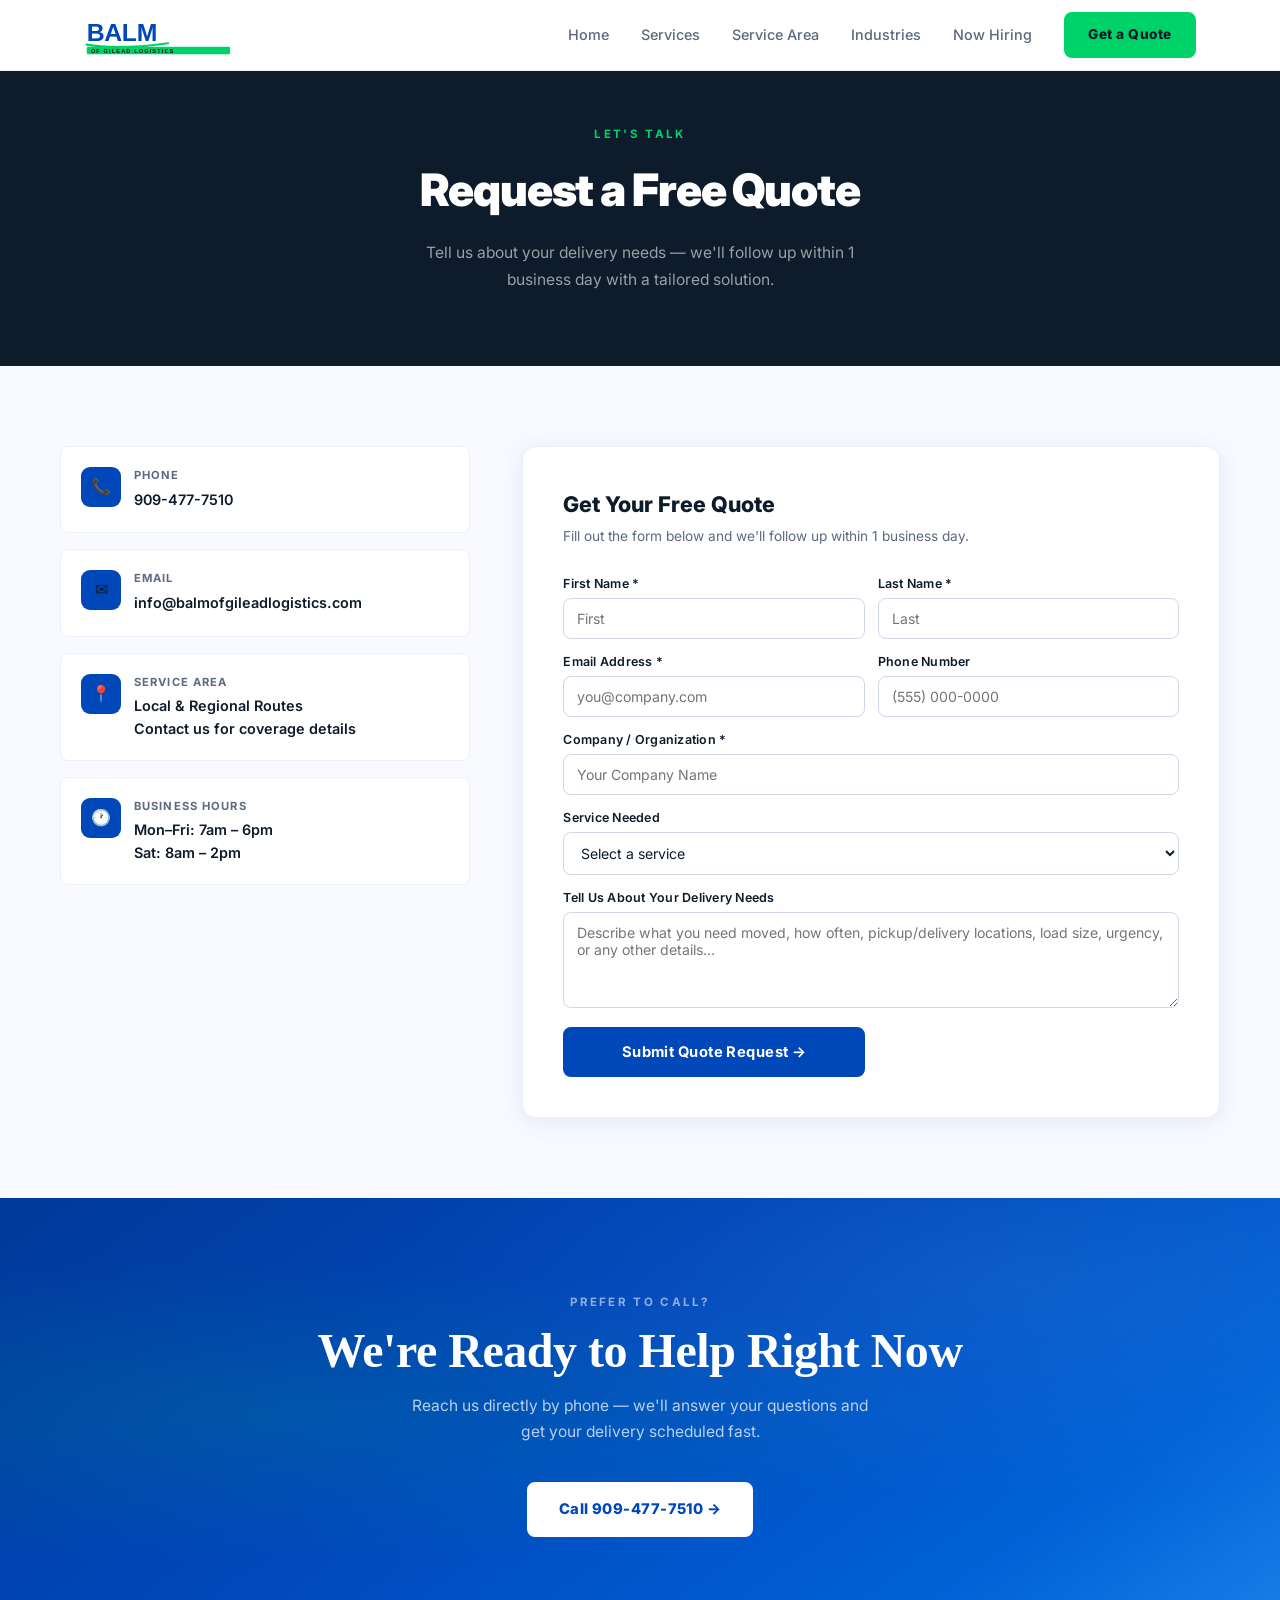
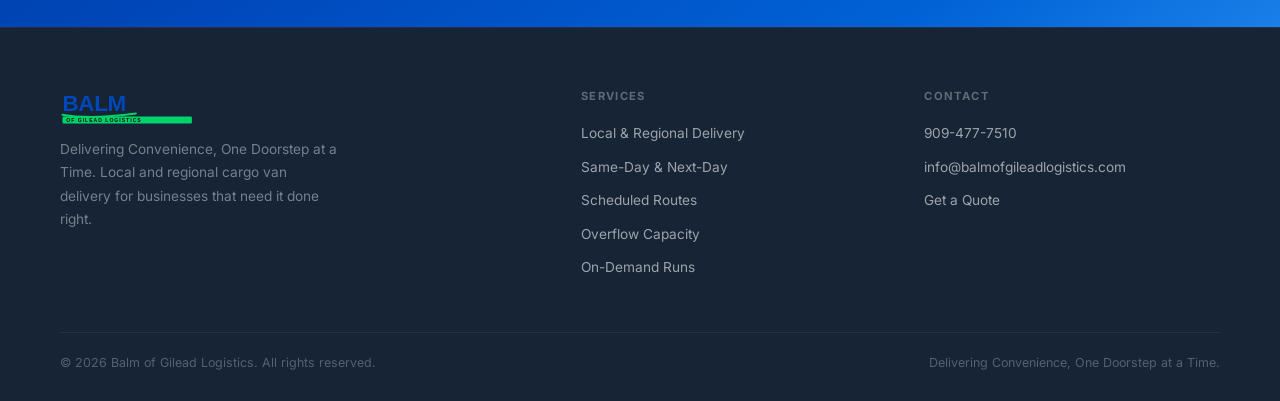
<file: contact.html>
<!DOCTYPE html>
<html lang="en">
<head>
  <meta charset="UTF-8" />
  <meta name="viewport" content="width=device-width, initial-scale=1.0" />
  <title>Get a Quote &mdash; Balm of Gilead Logistics | Cargo Van Delivery</title>
  <meta name="description" content="Request a free quote for cargo van delivery from Balm of Gilead Logistics. Serving Michigan and surrounding states with same-day, next-day, and scheduled routes." />

  <!-- Open Graph / Social Sharing -->
  <meta property="og:type"        content="website" />
  <meta property="og:url"         content="https://balmofgileadlogistics.com/contact.html" />
  <meta property="og:title"       content="Get a Quote &mdash; Balm of Gilead Logistics" />
  <meta property="og:description" content="Request a free cargo van delivery quote. Michigan&rsquo;s trusted freight specialists serving businesses across the Midwest." />
  <meta property="og:image"       content="https://logistics-company-tinashe-chapondas-projects.vercel.app/images/og-image.png" />
  <meta property="og:image:width"  content="1200" />
  <meta property="og:image:height" content="630" />
  <meta property="og:site_name"   content="Balm of Gilead Logistics" />

  <!-- Twitter / X Card -->
  <meta name="twitter:card"        content="summary_large_image" />
  <meta name="twitter:title"       content="Get a Quote &mdash; Balm of Gilead Logistics" />
  <meta name="twitter:description" content="Request a free cargo van delivery quote. Michigan&rsquo;s trusted freight specialists." />
  <meta name="twitter:image"       content="https://logistics-company-tinashe-chapondas-projects.vercel.app/images/og-image.png" />
  <link rel="preconnect" href="https://fonts.googleapis.com" />
  <link rel="preconnect" href="https://fonts.gstatic.com" crossorigin />
  <link href="https://fonts.googleapis.com/css2?family=Inter:wght@400;500;600;700;800;900&display=swap" rel="stylesheet" />
  <link rel="stylesheet" href="styles/main.css" />
</head>
<body>

  <!-- NAV -->
  <nav class="nav" id="mainNav">
    <div class="nav-inner">
      <a href="index.html" class="nav-logo">
        <img src="images/logo.svg" alt="Balm of Gilead Logistics" />
      </a>
      <ul class="nav-links" id="navLinks">
        <li><a href="index.html">Home</a></li>
        <li><a href="index.html#services">Services</a></li>
        <li><a href="index.html#service-area">Service Area</a></li>
        <li><a href="index.html#industries">Industries</a></li>
        <li><a href="subcontractors.html">Now Hiring</a></li>
        <li><a href="contact.html" class="btn btn--green nav-cta active">Get a Quote</a></li>
      </ul>
      <button class="nav-hamburger" id="hamburger" aria-label="Open navigation menu" aria-expanded="false">
        <span></span>
        <span></span>
        <span></span>
      </button>
    </div>
  </nav>

  <!-- PAGE HERO -->
  <section class="page-hero">
    <span class="section-label">Let's Talk</span>
    <h1>Request a Free Quote</h1>
    <p>Tell us about your delivery needs — we'll follow up within 1 business day
       with a tailored solution.</p>
  </section>

  <!-- CONTACT SECTION -->
  <section class="section-contact">
    <div class="contact-layout">

      <!-- Contact Info Cards -->
      <div class="contact-cards reveal">
        <div class="contact-card">
          <div class="contact-card-icon">&#128222;</div>
          <div class="contact-card-body">
            <h4>Phone</h4>
            <a href="tel:9094777510">909-477-7510</a>
          </div>
        </div>
        <div class="contact-card">
          <div class="contact-card-icon">&#9993;</div>
          <div class="contact-card-body">
            <h4>Email</h4>
            <a href="mailto:info@balmofgileadlogistics.com">info@balmofgileadlogistics.com</a>
          </div>
        </div>
        <div class="contact-card">
          <div class="contact-card-icon">&#128205;</div>
          <div class="contact-card-body">
            <h4>Service Area</h4>
            <p>Local &amp; Regional Routes<br />Contact us for coverage details</p>
          </div>
        </div>
        <div class="contact-card">
          <div class="contact-card-icon">&#128336;</div>
          <div class="contact-card-body">
            <h4>Business Hours</h4>
            <p>Mon&ndash;Fri: 7am &ndash; 6pm<br />Sat: 8am &ndash; 2pm</p>
          </div>
        </div>
      </div>

      <!-- Quote Form -->
      <div class="quote-form-wrap reveal reveal-delay-1">
        <h2>Get Your Free Quote</h2>
        <p>Fill out the form below and we'll follow up within 1 business day.</p>

        <p id="form-success" class="form-success" role="status">
          Thanks! Your inquiry was received. We'll be in touch within 1 business day.
        </p>
        <p id="form-error" class="form-error" role="alert">
          Something went wrong. Please email us directly at
          <a href="mailto:info@balmofgileadlogistics.com">info@balmofgileadlogistics.com</a>.
        </p>

        <form class="form-grid" id="quoteForm"
              action="https://formspree.io/f/xeevoaev"
              method="POST">
          <input type="hidden" name="_subject" value="New Quote Request &mdash; Balm of Gilead Logistics" />

          <div class="form-group">
            <label for="firstName">First Name *</label>
            <input type="text" id="firstName" name="firstName" placeholder="First" required />
          </div>
          <div class="form-group">
            <label for="lastName">Last Name *</label>
            <input type="text" id="lastName" name="lastName" placeholder="Last" required />
          </div>
          <div class="form-group">
            <label for="email">Email Address *</label>
            <input type="email" id="email" name="email" placeholder="you@company.com" required />
          </div>
          <div class="form-group">
            <label for="phone">Phone Number</label>
            <input type="tel" id="phone" name="phone" placeholder="(555) 000-0000" />
          </div>
          <div class="form-group full">
            <label for="company">Company / Organization *</label>
            <input type="text" id="company" name="company" placeholder="Your Company Name" required />
          </div>
          <div class="form-group full">
            <label for="service">Service Needed</label>
            <select id="service" name="service">
              <option value="">Select a service</option>
              <option>Local &amp; Regional Delivery</option>
              <option>Same-Day Delivery</option>
              <option>Next-Day Delivery</option>
              <option>Scheduled Recurring Routes</option>
              <option>Overflow &amp; Peak-Season Capacity</option>
              <option>On-Demand Runs</option>
              <option>Backup &amp; Supplemental Fleet Coverage</option>
              <option>Not sure &mdash; let's talk</option>
            </select>
          </div>
          <div class="form-group full">
            <label for="message">Tell Us About Your Delivery Needs</label>
            <textarea id="message" name="message"
              placeholder="Describe what you need moved, how often, pickup/delivery locations, load size, urgency, or any other details&hellip;"></textarea>
          </div>
          <button type="submit" class="btn btn--primary form-submit full">
            Submit Quote Request &rarr;
          </button>
        </form>
      </div>

    </div>
  </section>

  <!-- CTA -->
  <section class="section-cta">
    <div class="reveal">
      <span class="section-label">Prefer to Call?</span>
      <h2>We're Ready to Help Right Now</h2>
      <p>Reach us directly by phone — we'll answer your questions and get your
         delivery scheduled fast.</p>
      <a href="tel:9094777510" class="btn btn--white">Call 909-477-7510 &rarr;</a>
    </div>
  </section>

  <!-- FOOTER -->
  <footer>
    <div class="footer-inner">
      <div class="footer-top">
        <div class="footer-brand">
          <img src="images/logo.svg" alt="Balm of Gilead Logistics" style="height:36px;width:auto;" />
          <p>Delivering Convenience, One Doorstep at a Time. Local and regional cargo van
             delivery for businesses that need it done right.</p>
        </div>
        <div class="footer-col">
          <h4>Services</h4>
          <ul>
            <li><a href="index.html#services">Local &amp; Regional Delivery</a></li>
            <li><a href="index.html#services">Same-Day &amp; Next-Day</a></li>
            <li><a href="index.html#services">Scheduled Routes</a></li>
            <li><a href="index.html#services">Overflow Capacity</a></li>
            <li><a href="index.html#services">On-Demand Runs</a></li>
          </ul>
        </div>
        <div class="footer-col">
          <h4>Contact</h4>
          <ul>
            <li><a href="tel:9094777510">909-477-7510</a></li>
            <li><a href="mailto:info@balmofgileadlogistics.com">info@balmofgileadlogistics.com</a></li>
            <li><a href="contact.html">Get a Quote</a></li>
          </ul>
        </div>
      </div>
      <div class="footer-bottom">
        <p class="footer-copy">&copy; 2026 Balm of Gilead Logistics. All rights reserved.</p>
        <p class="footer-copy">Delivering Convenience, One Doorstep at a Time.</p>
      </div>
    </div>
  </footer>

  <script src="scripts/site.js" defer></script>
</body>
</html>
</file>
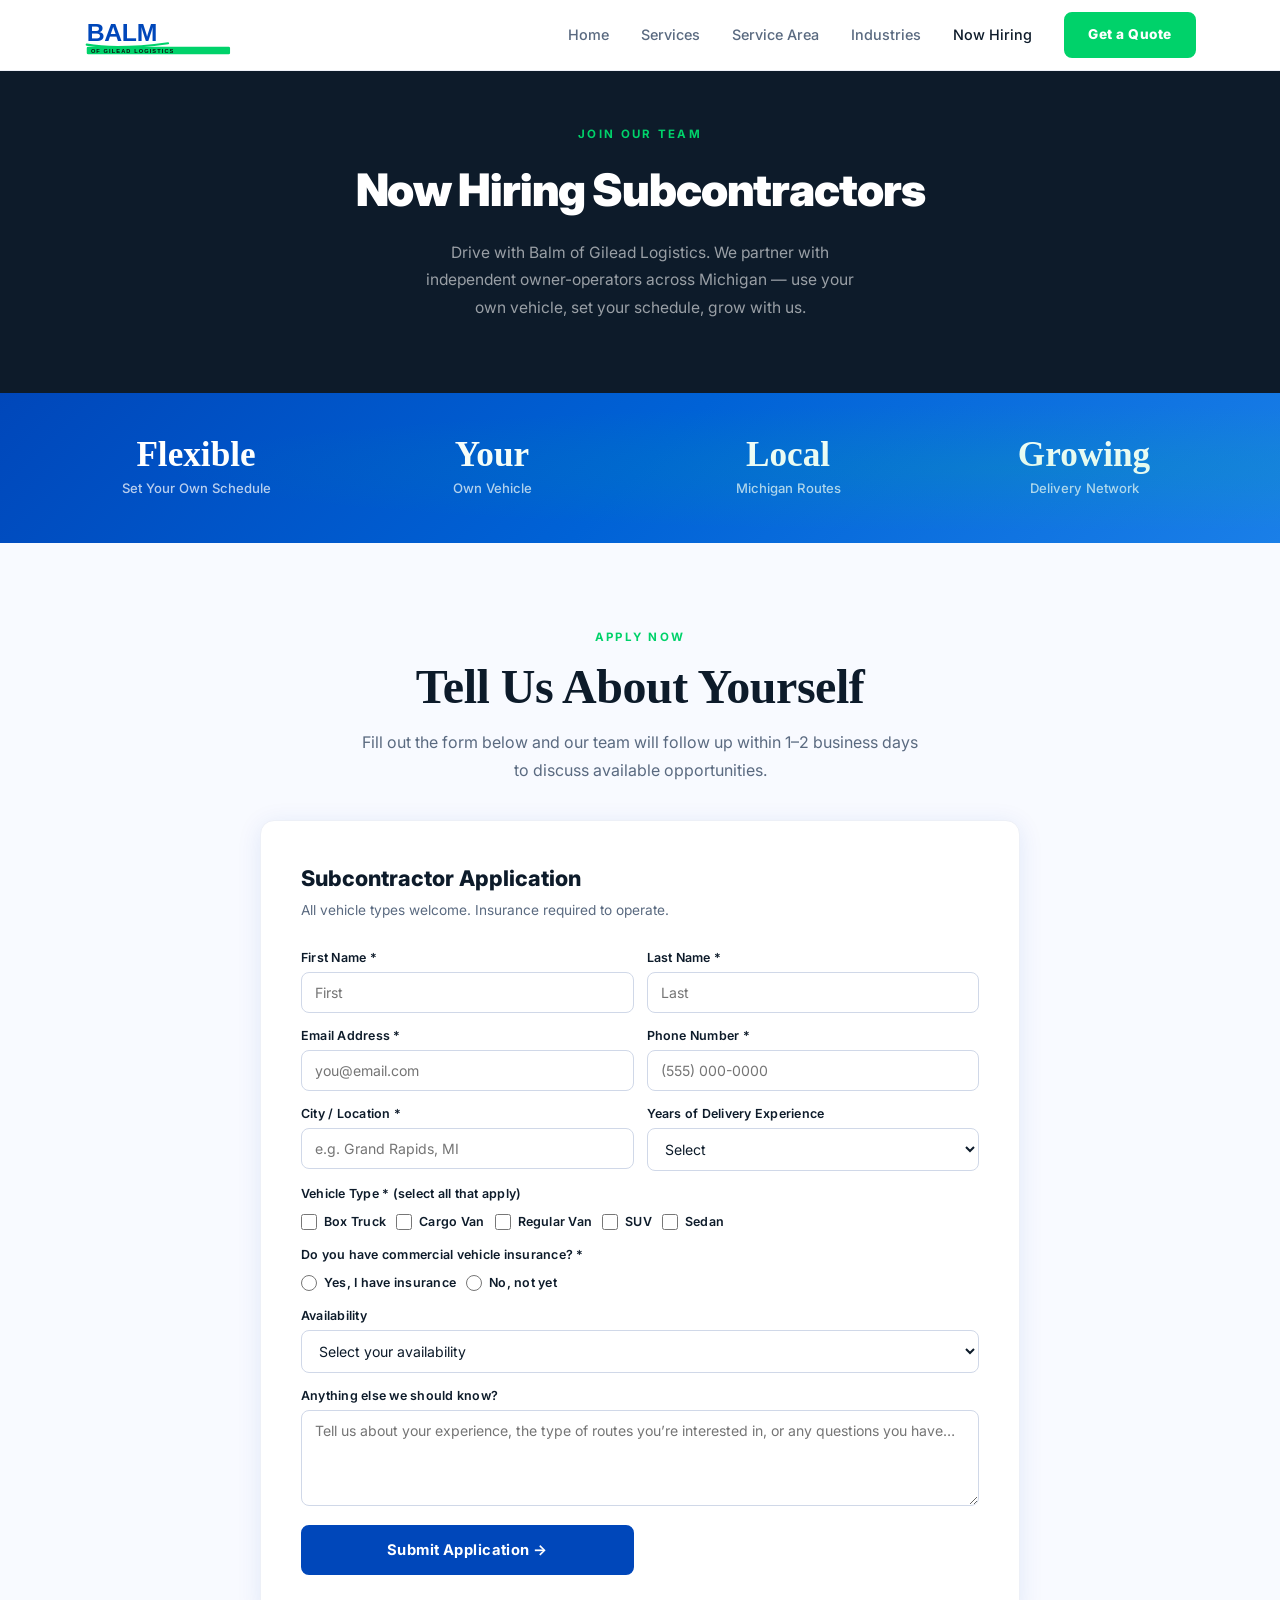
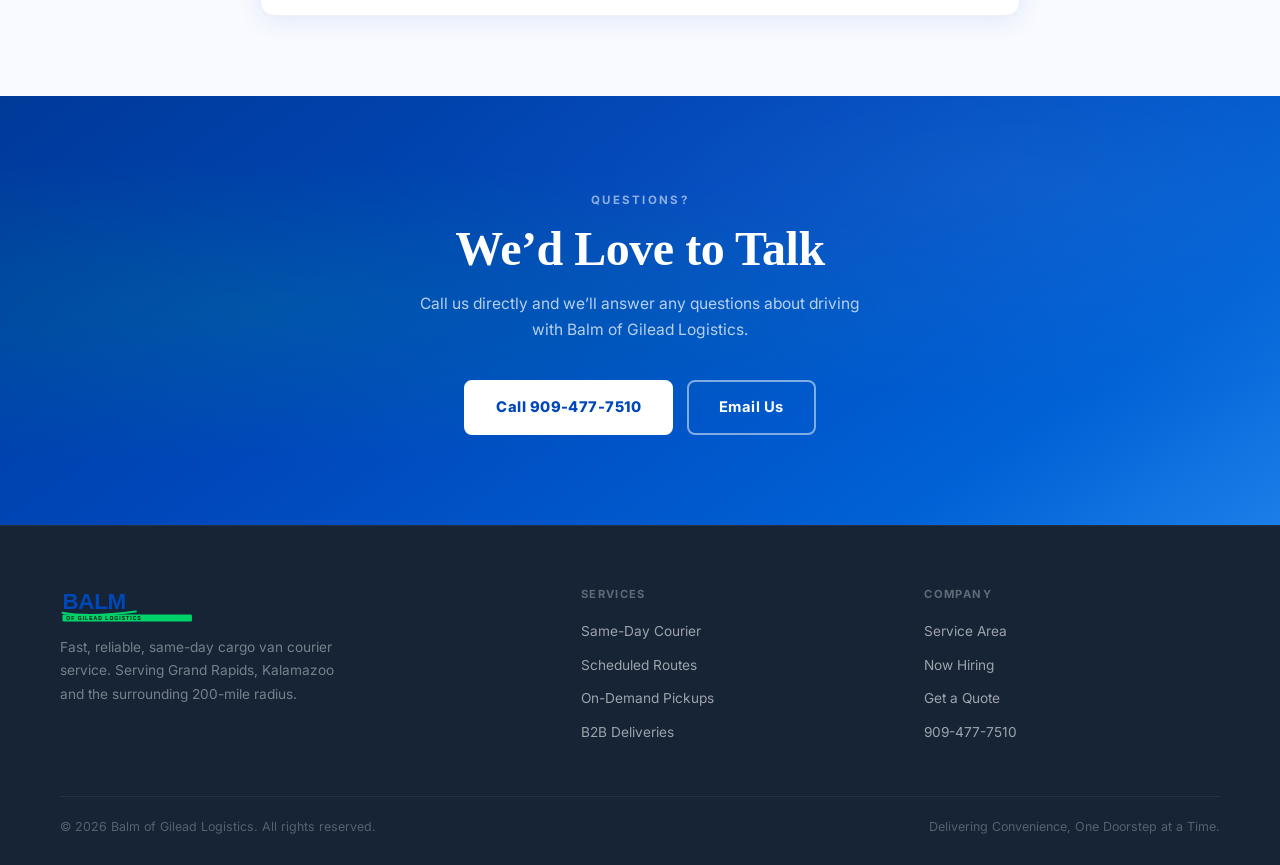
<file: subcontractors.html>
<!DOCTYPE html>
<html lang="en">
<head>
  <meta charset="UTF-8" />
  <meta name="viewport" content="width=device-width, initial-scale=1.0" />
  <title>Now Hiring Subcontractors &mdash; Balm of Gilead Logistics</title>
  <meta name="description" content="Drive for Balm of Gilead Logistics. We're hiring independent subcontractor drivers with cargo vans, box trucks, SUVs, and sedans across Michigan." />
  <link rel="preconnect" href="https://fonts.googleapis.com" />
  <link rel="preconnect" href="https://fonts.gstatic.com" crossorigin />
  <link href="https://fonts.googleapis.com/css2?family=Inter:wght@400;500;600;700;800;900&display=swap" rel="stylesheet" />
  <link rel="stylesheet" href="styles/main.css" />
</head>
<body>

  <!-- NAV -->
  <nav class="nav" id="mainNav">
    <div class="nav-inner">
      <a href="index.html" class="nav-logo">
        <img src="images/logo.svg" alt="Balm of Gilead Logistics" />
      </a>
      <ul class="nav-links" id="navLinks">
        <li><a href="index.html">Home</a></li>
        <li><a href="index.html#services">Services</a></li>
        <li><a href="index.html#service-area">Service Area</a></li>
        <li><a href="index.html#industries">Industries</a></li>
        <li><a href="subcontractors.html" class="active">Now Hiring</a></li>
        <li><a href="contact.html" class="btn btn--green nav-cta">Get a Quote</a></li>
      </ul>
      <button class="nav-hamburger" id="hamburger" aria-label="Open navigation menu" aria-expanded="false">
        <span></span><span></span><span></span>
      </button>
    </div>
  </nav>

  <!-- PAGE HERO -->
  <section class="page-hero">
    <span class="section-label">Join Our Team</span>
    <h1>Now Hiring Subcontractors</h1>
    <p>Drive with Balm of Gilead Logistics. We partner with independent owner-operators across Michigan &mdash; use your own vehicle, set your schedule, grow with us.</p>
  </section>

  <!-- PERKS STRIP -->
  <div class="stats-strip">
    <div class="stats-grid">
      <div class="stat-item">
        <div class="stat-number">Flexible</div>
        <div class="stat-label">Set Your Own Schedule</div>
      </div>
      <div class="stat-item">
        <div class="stat-number">Your</div>
        <div class="stat-label">Own Vehicle</div>
      </div>
      <div class="stat-item">
        <div class="stat-number">Local</div>
        <div class="stat-label">Michigan Routes</div>
      </div>
      <div class="stat-item">
        <div class="stat-number">Growing</div>
        <div class="stat-label">Delivery Network</div>
      </div>
    </div>
  </div>

  <!-- APPLICATION FORM -->
  <section class="sub-form-section">
    <div class="sub-form-inner">

      <!-- What we're looking for -->
      <div class="section-header reveal" style="margin-bottom:36px;">
        <span class="section-label">Apply Now</span>
        <h2>Tell Us About Yourself</h2>
        <p>Fill out the form below and our team will follow up within 1&ndash;2 business days to discuss available opportunities.</p>
      </div>

      <div class="quote-form-wrap reveal">
        <h2>Subcontractor Application</h2>
        <p>All vehicle types welcome. Insurance required to operate.</p>

        <p id="sub-success" class="form-success" role="status">
          Thanks for applying! We&rsquo;ll be in touch within 1&ndash;2 business days.
        </p>
        <p id="sub-error" class="form-error" role="alert">
          Something went wrong. Please call us at <a href="tel:9094777510">909-477-7510</a> or email info@balmofgileadlogistics.com.
        </p>

        <form id="subForm" class="form-grid" action="https://formspree.io/f/maqaneqj" method="POST">
          <input type="hidden" name="_subject" value="Subcontractor Application &mdash; Balm of Gilead Logistics" />

          <div class="form-group">
            <label for="firstName">First Name *</label>
            <input type="text" id="firstName" name="firstName" placeholder="First" required />
          </div>
          <div class="form-group">
            <label for="lastName">Last Name *</label>
            <input type="text" id="lastName" name="lastName" placeholder="Last" required />
          </div>
          <div class="form-group">
            <label for="email">Email Address *</label>
            <input type="email" id="email" name="email" placeholder="you@email.com" required />
          </div>
          <div class="form-group">
            <label for="phone">Phone Number *</label>
            <input type="tel" id="phone" name="phone" placeholder="(555) 000-0000" required />
          </div>
          <div class="form-group">
            <label for="city">City / Location *</label>
            <input type="text" id="city" name="city" placeholder="e.g. Grand Rapids, MI" required />
          </div>
          <div class="form-group">
            <label for="experience">Years of Delivery Experience</label>
            <select id="experience" name="experience">
              <option value="">Select</option>
              <option>Less than 1 year</option>
              <option>1&ndash;2 years</option>
              <option>3&ndash;5 years</option>
              <option>5+ years</option>
            </select>
          </div>

          <!-- Vehicle Type -->
          <div class="form-group full">
            <label>Vehicle Type * (select all that apply)</label>
            <div class="check-group">
              <label class="check-item">
                <input type="checkbox" name="vehicle[]" value="Box Truck" /> Box Truck
              </label>
              <label class="check-item">
                <input type="checkbox" name="vehicle[]" value="Cargo Van" /> Cargo Van
              </label>
              <label class="check-item">
                <input type="checkbox" name="vehicle[]" value="Regular Van" /> Regular Van
              </label>
              <label class="check-item">
                <input type="checkbox" name="vehicle[]" value="SUV" /> SUV
              </label>
              <label class="check-item">
                <input type="checkbox" name="vehicle[]" value="Sedan" /> Sedan
              </label>
            </div>
          </div>

          <!-- Insurance -->
          <div class="form-group full">
            <label>Do you have commercial vehicle insurance? *</label>
            <div class="check-group">
              <label class="check-item">
                <input type="radio" name="insurance" value="Yes" required /> Yes, I have insurance
              </label>
              <label class="check-item">
                <input type="radio" name="insurance" value="No" /> No, not yet
              </label>
            </div>
          </div>

          <div class="form-group full">
            <label for="availability">Availability</label>
            <select id="availability" name="availability">
              <option value="">Select your availability</option>
              <option>Weekdays only</option>
              <option>Weekends only</option>
              <option>Weekdays &amp; weekends</option>
              <option>Flexible / as needed</option>
            </select>
          </div>

          <div class="form-group full">
            <label for="notes">Anything else we should know?</label>
            <textarea id="notes" name="notes" placeholder="Tell us about your experience, the type of routes you&rsquo;re interested in, or any questions you have&hellip;"></textarea>
          </div>

          <button type="submit" class="btn btn--primary form-submit full">
            Submit Application &rarr;
          </button>
        </form>
      </div>
    </div>
  </section>

  <!-- CTA -->
  <section class="section-cta">
    <div class="reveal">
      <span class="section-label">Questions?</span>
      <h2>We&rsquo;d Love to Talk</h2>
      <p>Call us directly and we&rsquo;ll answer any questions about driving with Balm of Gilead Logistics.</p>
      <div class="cta-actions">
        <a href="tel:9094777510" class="btn btn--white">Call 909-477-7510</a>
        <a href="mailto:info@balmofgileadlogistics.com" class="btn btn--ghost-white">Email Us</a>
      </div>
    </div>
  </section>

  <!-- FOOTER -->
  <footer>
    <div class="footer-inner">
      <div class="footer-top">
        <div class="footer-brand">
          <img src="images/logo.svg" alt="Balm of Gilead Logistics" style="height:36px;width:auto;" />
          <p>Fast, reliable, same-day cargo van courier service. Serving Grand Rapids, Kalamazoo and the surrounding 200-mile radius.</p>
        </div>
        <div class="footer-col">
          <h4>Services</h4>
          <ul>
            <li><a href="index.html#services">Same-Day Courier</a></li>
            <li><a href="index.html#services">Scheduled Routes</a></li>
            <li><a href="index.html#services">On-Demand Pickups</a></li>
            <li><a href="index.html#services">B2B Deliveries</a></li>
          </ul>
        </div>
        <div class="footer-col">
          <h4>Company</h4>
          <ul>
            <li><a href="index.html#service-area">Service Area</a></li>
            <li><a href="subcontractors.html">Now Hiring</a></li>
            <li><a href="contact.html">Get a Quote</a></li>
            <li><a href="tel:9094777510">909-477-7510</a></li>
          </ul>
        </div>
      </div>
      <div class="footer-bottom">
        <p class="footer-copy">&copy; 2026 Balm of Gilead Logistics. All rights reserved.</p>
        <p class="footer-copy">Delivering Convenience, One Doorstep at a Time.</p>
      </div>
    </div>
  </footer>

  <script src="scripts/site.js" defer></script>
</body>
</html>
</file>
<file: styles/main.css>
/* =============================================
   VARIABLES & RESET
============================================= */
:root {
  --blue:        #0047BA;
  --blue-dark:   #003a99;
  --blue-light:  #EEF4FF;
  --blue-mid:    #C8DAF5;
  --green:       #00D26A;
  --green-dark:  #00b359;
  --navy:        #0D1B2A;
  --navy-2:      #162436;
  --white:       #ffffff;
  --off-white:   #F8FAFF;
  --gray-light:  #EDF0F7;
  --gray-mid:    #D0D8E8;
  --text:        #0D1B2A;
  --text-muted:  #5A6A80;
  --ff:          'Inter', sans-serif;
  --ff-display:  'Playfair Display', Georgia, serif;
  --radius:      8px;
  --radius-lg:   14px;
  --shadow-sm:   0 2px 10px rgba(0,71,186,0.07);
  --shadow:      0 4px 24px rgba(0,71,186,0.10);
  --shadow-lg:   0 8px 40px rgba(0,71,186,0.14);
  --transition:  0.22s ease;
}

*, *::before, *::after { box-sizing: border-box; margin: 0; padding: 0; }
html { scroll-behavior: smooth; font-size: 16px; }
body {
  font-family: var(--ff);
  background: var(--white);
  color: var(--text);
  overflow-x: hidden;
  line-height: 1.6;
}
img { max-width: 100%; display: block; }
a  { text-decoration: none; color: inherit; }

/* =============================================
   UTILITIES
============================================= */
.container { max-width: 1160px; margin: 0 auto; padding: 0 24px; }

.btn {
  display: inline-flex;
  align-items: center;
  gap: 8px;
  padding: 14px 30px;
  border-radius: var(--radius);
  font-family: var(--ff);
  font-weight: 700;
  font-size: 0.92rem;
  letter-spacing: 0.03em;
  cursor: pointer;
  border: 2px solid transparent;
  transition: transform var(--transition), box-shadow var(--transition), background var(--transition), border-color var(--transition);
  text-decoration: none;
  white-space: nowrap;
}
.btn:hover { transform: translateY(-2px); }

.btn--primary {
  background: var(--blue);
  color: var(--white);
  border-color: var(--blue);
}
.btn--primary:hover { background: var(--blue-dark); border-color: var(--blue-dark); box-shadow: 0 6px 20px rgba(0,71,186,0.28); }

.btn--green {
  background: var(--green);
  color: var(--navy);
  border-color: var(--green);
  font-weight: 800;
}
.btn--green:hover { background: var(--green-dark); border-color: var(--green-dark); box-shadow: 0 6px 20px rgba(0,210,106,0.28); }
.btn--green.nav-cta { color: var(--white); font-weight: 800; letter-spacing: 0.04em; }

.btn--outline {
  background: transparent;
  color: var(--blue);
  border-color: var(--blue);
}
.btn--outline:hover { background: var(--blue); color: var(--white); }

.btn--white {
  background: var(--white);
  color: var(--blue);
  border-color: var(--white);
  font-weight: 800;
}
.btn--white:hover { background: var(--off-white); box-shadow: 0 6px 20px rgba(0,0,0,0.15); }

.btn--ghost-white {
  background: transparent;
  color: var(--white);
  border-color: rgba(255,255,255,0.5);
}
.btn--ghost-white:hover { border-color: var(--white); background: rgba(255,255,255,0.08); }

.section-label {
  display: inline-block;
  font-family: var(--ff);
  font-size: 0.72rem;
  font-weight: 700;
  letter-spacing: 0.2em;
  text-transform: uppercase;
  color: var(--green);
  margin-bottom: 12px;
}

.section-label-light {
  display: inline-block;
  font-family: var(--ff);
  font-size: 0.72rem;
  font-weight: 700;
  letter-spacing: 0.2em;
  text-transform: uppercase;
  color: var(--green);
  margin-bottom: 12px;
}

.section-header { text-align: center; margin-bottom: 52px; }
.section-header h2 {
  font-family: var(--ff-display);
  font-size: clamp(2rem, 3.8vw, 3rem);
  font-weight: 800;
  color: var(--navy);
  line-height: 1.15;
  letter-spacing: -0.01em;
  margin-bottom: 14px;
}
.section-header p {
  font-size: 1rem;
  color: var(--text-muted);
  max-width: 560px;
  margin: 0 auto;
  line-height: 1.75;
}

/* Reveal animation */
.reveal {
  opacity: 0;
  transform: translateY(24px);
  transition: opacity 0.6s ease, transform 0.6s ease;
}
.reveal.visible { opacity: 1; transform: translateY(0); }
.reveal-delay-1 { transition-delay: 0.08s; }
.reveal-delay-2 { transition-delay: 0.16s; }
.reveal-delay-3 { transition-delay: 0.24s; }
.reveal-delay-4 { transition-delay: 0.32s; }
.reveal-delay-5 { transition-delay: 0.40s; }

/* =============================================
   NAV
============================================= */
.nav {
  position: fixed;
  top: 0; left: 0; right: 0;
  z-index: 1000;
  background: var(--white);
  border-bottom: 1px solid var(--gray-light);
  transition: box-shadow var(--transition);
}
.nav.scrolled { box-shadow: var(--shadow); }

.nav-inner {
  display: flex;
  align-items: center;
  justify-content: space-between;
  height: 70px;
  max-width: 1160px;
  margin: 0 auto;
  padding: 0 24px;
}
.nav-logo img { height: 40px; width: auto; }

.nav-links {
  display: flex;
  align-items: center;
  gap: 32px;
  list-style: none;
}
.nav-links a {
  color: var(--text-muted);
  font-size: 0.9rem;
  font-weight: 500;
  transition: color var(--transition);
}
.nav-links a:hover,
.nav-links a.active { color: var(--navy); }
.nav-links .nav-cta { padding: 10px 22px; font-size: 0.85rem; }

.nav-hamburger {
  display: none;
  flex-direction: column;
  gap: 5px;
  background: none;
  border: none;
  cursor: pointer;
  padding: 4px;
}
.nav-hamburger span {
  display: block;
  width: 24px;
  height: 2px;
  background: var(--navy);
  border-radius: 2px;
  transition: var(--transition);
}

/* =============================================
   HERO
============================================= */
.hero {
  background: linear-gradient(160deg, #ffffff 0%, #f0f6ff 50%, #e8f0fe 100%);
  padding: 110px 24px 80px;
  min-height: 88vh;
  display: flex;
  align-items: center;
  position: relative;
  overflow: hidden;
}
.hero::before {
  content: '';
  position: absolute;
  top: -10%;
  right: -5%;
  width: 60%;
  height: 120%;
  background:
    radial-gradient(ellipse at 80% 20%, rgba(0,71,186,0.08) 0%, transparent 55%),
    radial-gradient(ellipse at 95% 70%, rgba(0,210,106,0.06) 0%, transparent 45%);
  pointer-events: none;
}
.hero::after {
  content: '';
  position: absolute;
  bottom: 0; left: 0;
  width: 40%;
  height: 50%;
  background: radial-gradient(ellipse at 10% 90%, rgba(0,71,186,0.04) 0%, transparent 60%);
  pointer-events: none;
}

.hero-inner {
  position: relative;
  z-index: 1;
  max-width: 1160px;
  margin: 0 auto;
  width: 100%;
  display: grid;
  grid-template-columns: 1fr 1fr;
  gap: 56px;
  align-items: center;
}

.hero-eyebrow {
  display: inline-flex;
  align-items: center;
  gap: 9px;
  background: linear-gradient(135deg, #e8f0fe 0%, #ddeeff 100%);
  border: 1px solid var(--blue-mid);
  border-radius: 100px;
  padding: 6px 16px;
  margin-bottom: 24px;
  box-shadow: 0 2px 12px rgba(0,71,186,0.08);
}
.hero-eyebrow-dot {
  width: 7px; height: 7px;
  border-radius: 50%;
  background: var(--green);
  animation: pulse 2s infinite;
}
@keyframes pulse {
  0%, 100% { opacity: 1; transform: scale(1); }
  50%       { opacity: 0.5; transform: scale(0.82); }
}
.hero-eyebrow-text {
  font-size: 0.76rem;
  font-weight: 700;
  color: var(--blue);
  letter-spacing: 0.06em;
  text-transform: uppercase;
}

.hero h1 {
  font-family: var(--ff-display);
  font-size: clamp(2.6rem, 5vw, 4.2rem);
  font-weight: 900;
  color: var(--navy);
  line-height: 1.08;
  letter-spacing: -0.01em;
  margin-bottom: 20px;
}
.hero h1 em { color: var(--blue); font-style: italic; }

.hero-sub {
  font-size: 1.05rem;
  color: var(--text-muted);
  max-width: 480px;
  line-height: 1.75;
  margin-bottom: 32px;
}

.hero-buttons {
  display: flex;
  gap: 14px;
  flex-wrap: wrap;
  margin-bottom: 28px;
}

.hero-trust {
  display: flex;
  align-items: center;
  gap: 22px;
  flex-wrap: wrap;
}
.hero-trust-badge {
  display: flex;
  align-items: center;
  gap: 6px;
  font-size: 0.8rem;
  font-weight: 600;
  color: var(--text-muted);
}
.hero-trust-badge span { font-size: 0.95rem; }

@keyframes van-slide-in {
  0% {
    transform: translateX(120%);
    opacity: 0;
  }
  60% {
    opacity: 1;
  }
  80% {
    transform: translateX(-18px);
  }
  92% {
    transform: translateX(8px);
  }
  100% {
    transform: translateX(0);
    opacity: 1;
  }
}

@keyframes shadow-grow {
  0% { opacity: 0; transform: scaleX(0.1); }
  60% { opacity: 1; }
  100% { opacity: 1; transform: scaleX(1); }
}

.hero-van-wrap {
  position: relative;
  display: flex;
  align-items: flex-end;
  justify-content: center;
  overflow: hidden;
}
.hero-van-wrap::before {
  content: '';
  position: absolute;
  bottom: 0;
  left: 10%;
  width: 80%;
  height: 30px;
  background: radial-gradient(ellipse, rgba(0,71,186,0.18) 0%, transparent 70%);
  border-radius: 50%;
  filter: blur(10px);
  animation: shadow-grow 1s cubic-bezier(0.22, 1, 0.36, 1) 0.3s both;
}
.hero-van-img {
  width: 100%;
  height: auto;
  display: block;
  filter: drop-shadow(0 30px 50px rgba(0,0,0,0.25)) drop-shadow(0 8px 20px rgba(0,71,186,0.2));
  position: relative;
  z-index: 1;
  animation: van-slide-in 1s cubic-bezier(0.22, 1, 0.36, 1) 0.15s both;
}

/* =============================================
   STATS STRIP
============================================= */
.stats-strip {
  background: linear-gradient(135deg, #0047BA 0%, #0062D6 50%, #1a7fe8 100%);
  padding: 44px 24px;
  position: relative;
  overflow: hidden;
}
.stats-strip::before {
  content: '';
  position: absolute;
  inset: 0;
  background: radial-gradient(ellipse at 80% 50%, rgba(0,210,106,0.12) 0%, transparent 60%);
  pointer-events: none;
}
.stats-grid {
  max-width: 1160px;
  margin: 0 auto;
  display: grid;
  grid-template-columns: repeat(4, 1fr);
  gap: 24px;
  text-align: center;
}
.stat-number {
  font-family: var(--ff-display);
  font-size: 2.2rem;
  font-weight: 900;
  color: var(--white);
  line-height: 1;
  margin-bottom: 6px;
}
.stat-label {
  font-size: 0.82rem;
  color: rgba(255,255,255,0.72);
  font-weight: 500;
}

/* =============================================
   WHAT WE DELIVER
============================================= */
.section-deliver {
  padding: 90px 24px;
  background: var(--white);
}
.deliver-grid {
  max-width: 1160px;
  margin: 0 auto;
  display: grid;
  grid-template-columns: repeat(3, 1fr);
  gap: 22px;
}
.deliver-card {
  background: var(--off-white);
  border: 1.5px solid var(--gray-light);
  border-radius: var(--radius-lg);
  padding: 26px 22px;
  display: flex;
  align-items: flex-start;
  gap: 16px;
  transition: border-color var(--transition), box-shadow var(--transition), transform var(--transition);
}
.deliver-card:hover {
  border-color: var(--blue);
  box-shadow: var(--shadow);
  transform: translateY(-3px);
}
.deliver-card-icon { font-size: 1.6rem; min-width: 32px; margin-top: 2px; }
.deliver-card h3 {
  font-size: 0.95rem;
  font-weight: 700;
  color: var(--navy);
  margin-bottom: 4px;
}
.deliver-card p {
  font-size: 0.83rem;
  color: var(--text-muted);
  line-height: 1.6;
}

/* =============================================
   SERVICES / DELIVERY TYPES
============================================= */
.section-services {
  padding: 90px 24px;
  background: linear-gradient(160deg, #0D1B2A 0%, #162436 60%, #0f2035 100%);
  position: relative;
  overflow: hidden;
}
.section-services::before {
  content: '';
  position: absolute;
  inset: 0;
  background:
    radial-gradient(ellipse at 15% 30%, rgba(0,71,186,0.18) 0%, transparent 50%),
    radial-gradient(ellipse at 85% 70%, rgba(0,210,106,0.08) 0%, transparent 50%);
  pointer-events: none;
}
.section-services .section-header .section-label { color: var(--green); }
.section-services .section-header h2 { color: var(--white); }
.section-services .section-header p { color: rgba(255,255,255,0.55); }
.services-grid {
  max-width: 1160px;
  margin: 0 auto;
  display: grid;
  grid-template-columns: repeat(3, 1fr);
  gap: 22px;
}
.service-card {
  background: rgba(255,255,255,0.04);
  border: 1px solid rgba(255,255,255,0.09);
  border-radius: var(--radius-lg);
  padding: 30px 24px;
  transition: border-color var(--transition), background var(--transition), transform var(--transition);
}
.service-card:hover {
  border-color: var(--green);
  background: rgba(0,210,106,0.05);
  transform: translateY(-4px);
}
.service-icon {
  width: 48px; height: 48px;
  border-radius: 11px;
  background: rgba(0,210,106,0.12);
  display: flex;
  align-items: center;
  justify-content: center;
  margin-bottom: 16px;
  font-size: 1.3rem;
}
.service-card h3 {
  font-family: var(--ff-display);
  font-size: 1.1rem;
  font-weight: 700;
  color: var(--white);
  margin-bottom: 7px;
}
.service-card p {
  font-size: 0.855rem;
  color: rgba(255,255,255,0.5);
  line-height: 1.65;
}

/* =============================================
   VEHICLE CAPABILITIES
============================================= */
.section-vehicle {
  padding: 90px 24px;
  background: var(--white);
}
.vehicle-inner {
  max-width: 1160px;
  margin: 0 auto;
  display: grid;
  grid-template-columns: 1fr 1fr;
  gap: 48px;
  align-items: center;
}
.vehicle-content h2 {
  font-size: clamp(1.6rem, 2.8vw, 2.1rem);
  font-weight: 800;
  color: var(--navy);
  line-height: 1.2;
  letter-spacing: -0.02em;
  margin-bottom: 14px;
}
.vehicle-content p {
  font-size: 0.975rem;
  color: var(--text-muted);
  line-height: 1.75;
  margin-bottom: 26px;
}
.vehicle-specs { display: flex; flex-direction: column; gap: 12px; }
.vehicle-spec {
  display: flex;
  align-items: center;
  gap: 14px;
  padding: 15px 18px;
  background: var(--off-white);
  border: 1.5px solid var(--gray-light);
  border-radius: var(--radius);
}
.vehicle-spec-icon { font-size: 1.3rem; }
.vehicle-spec-body strong {
  display: block;
  font-size: 0.92rem;
  font-weight: 700;
  color: var(--navy);
}
.vehicle-spec-body span { font-size: 0.8rem; color: var(--text-muted); }

.vehicle-badges {
  background: var(--blue-light);
  border: 1.5px solid var(--blue-mid);
  border-radius: var(--radius-lg);
  padding: 36px 30px;
}
.vehicle-badges h3 {
  font-size: 1rem;
  font-weight: 700;
  color: var(--navy);
  margin-bottom: 20px;
  text-align: center;
}
.badge-list { display: flex; flex-direction: column; gap: 10px; }
.badge-item {
  display: flex;
  align-items: center;
  gap: 10px;
  padding: 12px 14px;
  background: var(--white);
  border-radius: var(--radius);
  font-size: 0.875rem;
  font-weight: 600;
  color: var(--navy);
  box-shadow: var(--shadow-sm);
}
.badge-check {
  width: 20px; height: 20px;
  border-radius: 50%;
  background: var(--green);
  color: white;
  display: flex;
  align-items: center;
  justify-content: center;
  font-size: 0.65rem;
  flex-shrink: 0;
  font-weight: 900;
}

/* =============================================
   SERVICE AREA
============================================= */
.section-area {
  background: linear-gradient(135deg, #0D1B2A 0%, #162436 50%, #1a2d42 100%);
  padding: 70px 24px;
  position: relative;
  overflow: hidden;
}
.section-area::before {
  content: '';
  position: absolute;
  inset: 0;
  background: radial-gradient(ellipse at 50% 100%, rgba(0,71,186,0.2) 0%, transparent 65%);
  pointer-events: none;
}
.area-inner {
  max-width: 1160px;
  margin: 0 auto;
  display: grid;
  grid-template-columns: 1fr 1fr;
  gap: 56px;
  align-items: center;
}
.area-text { text-align: left; }
.section-area .section-label { color: var(--green); margin-bottom: 12px; }
.section-area h2 {
  font-family: var(--ff-display);
  font-size: clamp(1.8rem, 3.2vw, 2.6rem);
  font-weight: 800;
  color: var(--white);
  margin-bottom: 10px;
  letter-spacing: -0.01em;
}
.section-area p {
  font-size: 0.975rem;
  color: rgba(255,255,255,0.6);
  margin-bottom: 28px;
  max-width: 480px;
}
.area-map img {
  width: 100%;
  height: auto;
  border-radius: var(--radius-lg);
  box-shadow: 0 20px 60px rgba(0,0,0,0.4);
  display: block;
}
.area-cities {
  display: flex;
  align-items: center;
  justify-content: flex-start;
  gap: 10px;
  flex-wrap: wrap;
  margin-bottom: 30px;
}
.area-city {
  background: rgba(255,255,255,0.07);
  border: 1px solid rgba(255,255,255,0.14);
  border-radius: 100px;
  padding: 8px 20px;
  font-size: 0.86rem;
  font-weight: 600;
  color: var(--white);
}
.area-city.primary {
  background: var(--blue);
  border-color: var(--blue);
}

/* =============================================
   PAIN POINTS
============================================= */
.section-pain {
  padding: 90px 24px;
  background: var(--off-white);
}
.pain-grid {
  max-width: 1160px;
  margin: 0 auto;
  display: grid;
  grid-template-columns: repeat(3, 1fr);
  gap: 22px;
}
.pain-card {
  background: var(--white);
  border: 1.5px solid var(--gray-light);
  border-radius: var(--radius-lg);
  padding: 26px 22px;
  transition: border-color var(--transition), box-shadow var(--transition), transform var(--transition);
}
.pain-card:hover {
  border-color: var(--blue);
  box-shadow: var(--shadow);
  transform: translateY(-3px);
}
.pain-icon { font-size: 1.5rem; margin-bottom: 12px; }
.pain-card h3 {
  font-size: 0.95rem;
  font-weight: 700;
  color: var(--navy);
  margin-bottom: 7px;
  line-height: 1.35;
}
.pain-card p {
  font-size: 0.855rem;
  color: var(--text-muted);
  line-height: 1.65;
}

/* =============================================
   INDUSTRIES
============================================= */
.section-industries {
  padding: 90px 24px;
  background: var(--white);
}
.industries-grid {
  max-width: 1160px;
  margin: 0 auto;
  display: grid;
  grid-template-columns: repeat(4, 1fr);
  gap: 14px;
}
.industry-chip {
  background: var(--off-white);
  border: 1.5px solid var(--gray-light);
  border-radius: var(--radius);
  padding: 18px 16px;
  display: flex;
  align-items: center;
  gap: 11px;
  font-weight: 600;
  font-size: 0.86rem;
  color: var(--navy);
  transition: border-color var(--transition), box-shadow var(--transition), transform var(--transition);
}
.industry-chip:hover {
  border-color: var(--blue);
  box-shadow: var(--shadow-sm);
  transform: translateY(-2px);
}
.industry-icon { font-size: 1.2rem; }

/* =============================================
   CLIENT LOGOS
============================================= */
.section-clients {
  padding: 80px 24px;
  background: linear-gradient(180deg, #F8FAFF 0%, #edf3ff 100%);
}
.clients-grid {
  max-width: 1160px;
  margin: 0 auto;
  display: grid;
  grid-template-columns: repeat(5, 1fr);
  gap: 18px;
}
.client-logo {
  background: var(--white);
  border: 1.5px solid var(--gray-light);
  border-radius: var(--radius);
  padding: 16px 14px;
  display: flex;
  align-items: center;
  justify-content: center;
  transition: border-color var(--transition), box-shadow var(--transition), transform var(--transition);
  height: 88px;
}
.client-logo:hover {
  border-color: var(--blue-mid);
  box-shadow: var(--shadow-sm);
  transform: translateY(-2px);
}
.client-logo img {
  width: 100%;
  height: 100%;
  object-fit: contain;
  object-position: center;
}

/* =============================================
   HOW IT WORKS
============================================= */
.section-why {
  padding: 90px 24px;
  background: linear-gradient(180deg, #ffffff 0%, #f4f8ff 100%);
}
.steps-grid {
  max-width: 1160px;
  margin: 0 auto;
  display: grid;
  grid-template-columns: repeat(3, 1fr);
  gap: 28px;
}
.step-card {
  text-align: center;
  padding: 34px 26px;
  background: linear-gradient(180deg, #ffffff 0%, #f4f8ff 100%);
  border: 1.5px solid rgba(0,71,186,0.1);
  border-radius: var(--radius-lg);
  transition: border-color var(--transition), box-shadow var(--transition), transform var(--transition);
}
.step-card:hover { border-color: var(--blue); box-shadow: var(--shadow); }
.step-number {
  width: 52px; height: 52px;
  border-radius: 50%;
  background: linear-gradient(135deg, #0047BA 0%, #1a7fe8 100%);
  color: var(--white);
  font-size: 1.25rem;
  font-weight: 900;
  display: flex;
  align-items: center;
  justify-content: center;
  margin: 0 auto 16px;
  box-shadow: 0 4px 16px rgba(0,71,186,0.35);
}
.step-card h3 { font-family: var(--ff-display); font-size: 1.15rem; font-weight: 700; color: var(--navy); margin-bottom: 7px; }
.step-card p { font-size: 0.855rem; color: var(--text-muted); line-height: 1.65; }

/* =============================================
   NOW HIRING
============================================= */
.section-hiring {
  padding: 80px 24px;
  background: linear-gradient(135deg, #0a1520 0%, #0D1B2A 40%, #162436 100%);
  position: relative;
  overflow: hidden;
}
.section-hiring::before {
  content: '';
  position: absolute;
  inset: 0;
  background:
    radial-gradient(ellipse at 90% 50%, rgba(0,210,106,0.1) 0%, transparent 55%),
    radial-gradient(ellipse at 20% 80%, rgba(0,71,186,0.12) 0%, transparent 50%);
  pointer-events: none;
}
.hiring-inner {
  max-width: 1160px;
  margin: 0 auto;
  display: flex;
  align-items: center;
  justify-content: space-between;
  gap: 40px;
  position: relative;
  z-index: 1;
}
.hiring-centered {
  max-width: 900px;
  margin: 0 auto;
  text-align: center;
  position: relative;
  z-index: 1;
}
.hiring-centered h2 {
  font-family: var(--ff-display);
  font-size: clamp(2rem, 3.8vw, 3.2rem);
  font-weight: 800;
  color: var(--white);
  line-height: 1.1;
  margin-bottom: 16px;
}
.hiring-centered > p {
  font-size: 1rem;
  color: rgba(255,255,255,0.6);
  max-width: 580px;
  margin: 0 auto 44px;
  line-height: 1.75;
}
.hiring-perks-row {
  display: grid;
  grid-template-columns: repeat(4, 1fr);
  gap: 18px;
  margin-bottom: 40px;
}
.hiring-perk-card {
  background: rgba(255,255,255,0.05);
  border: 1px solid rgba(255,255,255,0.1);
  border-radius: var(--radius-lg);
  padding: 26px 20px;
  text-align: center;
  display: flex;
  flex-direction: column;
  align-items: center;
  gap: 10px;
  transition: border-color var(--transition), background var(--transition);
}
.hiring-perk-card:hover {
  border-color: var(--green);
  background: rgba(0,210,106,0.06);
}
.hiring-perk-icon {
  font-size: 1.8rem;
  margin-bottom: 4px;
}
.hiring-perk-card strong {
  display: block;
  font-size: 0.9rem;
  font-weight: 700;
  color: var(--white);
}
.hiring-perk-card span {
  font-size: 0.8rem;
  color: rgba(255,255,255,0.5);
  line-height: 1.55;
}

/* =============================================
   CTA SECTION
============================================= */
.section-cta {
  padding: 90px 24px;
  background: linear-gradient(145deg, #003a99 0%, #0047BA 40%, #0062D6 80%, #1a7fe8 100%);
  text-align: center;
  position: relative;
  overflow: hidden;
}
.section-cta::before {
  content: '';
  position: absolute;
  inset: 0;
  background:
    radial-gradient(ellipse at 20% 50%, rgba(0,210,106,0.12) 0%, transparent 50%),
    radial-gradient(ellipse at 80% 20%, rgba(255,255,255,0.05) 0%, transparent 45%);
  pointer-events: none;
}
.section-cta .section-label { color: rgba(255,255,255,0.55); }
.section-cta h2 {
  font-family: var(--ff-display);
  font-size: clamp(2rem, 3.8vw, 3rem);
  font-weight: 900;
  color: var(--white);
  line-height: 1.15;
  letter-spacing: -0.01em;
  margin-bottom: 14px;
}
.section-cta p {
  font-size: 0.975rem;
  color: rgba(255,255,255,0.72);
  margin-bottom: 36px;
  max-width: 460px;
  margin-left: auto;
  margin-right: auto;
  line-height: 1.7;
}
.cta-actions { display: flex; gap: 14px; justify-content: center; flex-wrap: wrap; }

/* =============================================
   FOOTER
============================================= */
footer {
  background: var(--navy-2);
  border-top: 1px solid rgba(255,255,255,0.06);
  padding: 60px 24px 28px;
}
.footer-inner { max-width: 1160px; margin: 0 auto; }
.footer-top {
  display: grid;
  grid-template-columns: 1.6fr 1fr 1fr;
  gap: 48px;
  margin-bottom: 44px;
}
.footer-brand p {
  font-size: 0.855rem;
  color: rgba(255,255,255,0.42);
  margin-top: 14px;
  line-height: 1.7;
  max-width: 280px;
}
.footer-col h4 {
  font-size: 0.7rem;
  font-weight: 700;
  letter-spacing: 0.12em;
  text-transform: uppercase;
  color: rgba(255,255,255,0.32);
  margin-bottom: 14px;
}
.footer-col ul { list-style: none; }
.footer-col ul li { margin-bottom: 8px; }
.footer-col ul li a {
  font-size: 0.855rem;
  color: rgba(255,255,255,0.58);
  transition: color var(--transition);
}
.footer-col ul li a:hover { color: var(--green); }
.footer-bottom {
  border-top: 1px solid rgba(255,255,255,0.06);
  padding-top: 20px;
  display: flex;
  align-items: center;
  justify-content: space-between;
  flex-wrap: wrap;
  gap: 10px;
}
.footer-copy { font-size: 0.78rem; color: rgba(255,255,255,0.28); }

/* =============================================
   CONTACT & SUBCONTRACTOR PAGES
============================================= */
.page-hero {
  background: var(--navy);
  padding: 120px 24px 72px;
  text-align: center;
}
.page-hero .section-label { color: var(--green); }
.page-hero h1 {
  font-size: clamp(1.9rem, 3.8vw, 2.8rem);
  font-weight: 900;
  color: var(--white);
  letter-spacing: -0.025em;
  margin-bottom: 12px;
}
.page-hero p {
  font-size: 0.975rem;
  color: rgba(255,255,255,0.58);
  max-width: 460px;
  margin: 0 auto;
  line-height: 1.75;
}

.section-contact { padding: 80px 24px; background: var(--off-white); }
.contact-layout {
  max-width: 1160px;
  margin: 0 auto;
  display: grid;
  grid-template-columns: 1fr 1.7fr;
  gap: 52px;
  align-items: start;
}
.contact-cards { display: flex; flex-direction: column; gap: 16px; }
.contact-card {
  background: var(--white);
  border: 1.5px solid var(--gray-light);
  border-radius: var(--radius);
  padding: 20px;
  display: flex;
  align-items: flex-start;
  gap: 13px;
  transition: border-color var(--transition);
}
.contact-card:hover { border-color: var(--blue-mid); }
.contact-card-icon {
  width: 40px; height: 40px;
  border-radius: 9px;
  background: var(--blue);
  display: flex;
  align-items: center;
  justify-content: center;
  font-size: 1rem;
  flex-shrink: 0;
}
.contact-card-body h4 {
  font-size: 0.7rem;
  font-weight: 700;
  letter-spacing: 0.1em;
  text-transform: uppercase;
  color: var(--text-muted);
  margin-bottom: 2px;
}
.contact-card-body p,
.contact-card-body a {
  font-size: 0.9rem;
  font-weight: 600;
  color: var(--navy);
}
.contact-card-body a:hover { color: var(--blue); }

.quote-form-wrap {
  background: var(--white);
  border-radius: var(--radius-lg);
  padding: 40px;
  border: 1.5px solid var(--gray-light);
  box-shadow: var(--shadow);
}
.quote-form-wrap h2 {
  font-size: 1.35rem;
  font-weight: 800;
  color: var(--navy);
  margin-bottom: 5px;
}
.quote-form-wrap > p {
  font-size: 0.855rem;
  color: var(--text-muted);
  margin-bottom: 26px;
}
.form-grid { display: grid; grid-template-columns: 1fr 1fr; gap: 13px; }
.form-group { display: flex; flex-direction: column; gap: 4px; }
.form-group.full { grid-column: 1 / -1; }
.form-group label {
  font-size: 0.78rem;
  font-weight: 600;
  color: var(--navy);
  letter-spacing: 0.02em;
}
.form-group input,
.form-group select,
.form-group textarea {
  padding: 11px 13px;
  border: 1.5px solid var(--gray-mid);
  border-radius: var(--radius);
  font-family: var(--ff);
  font-size: 0.88rem;
  color: var(--navy);
  background: var(--white);
  transition: border-color var(--transition);
  outline: none;
}
.form-group input:focus,
.form-group select:focus,
.form-group textarea:focus { border-color: var(--blue); }
.form-group textarea { resize: vertical; min-height: 96px; }
.form-group select { cursor: pointer; }
.form-submit { margin-top: 6px; width: 100%; justify-content: center; }

.form-success {
  display: none;
  background: rgba(0,210,106,0.08);
  border: 1px solid var(--green);
  border-radius: var(--radius);
  padding: 12px 15px;
  font-size: 0.855rem;
  color: var(--navy);
  font-weight: 500;
  margin-bottom: 16px;
}
.form-error {
  display: none;
  background: rgba(220,38,38,0.07);
  border: 1px solid #dc2626;
  border-radius: var(--radius);
  padding: 12px 15px;
  font-size: 0.855rem;
  color: #dc2626;
  font-weight: 500;
  margin-bottom: 16px;
}

.check-group { display: flex; flex-wrap: wrap; gap: 10px; margin-top: 4px; }
.check-item {
  display: flex;
  align-items: center;
  gap: 7px;
  font-size: 0.855rem;
  font-weight: 500;
  color: var(--navy);
  cursor: pointer;
}
.check-item input[type="checkbox"],
.check-item input[type="radio"] {
  width: 16px; height: 16px;
  accent-color: var(--blue);
  cursor: pointer;
  padding: 0;
  border: none;
  flex-shrink: 0;
}

.sub-form-section { padding: 80px 24px; background: var(--off-white); }
.sub-form-inner { max-width: 760px; margin: 0 auto; }

/* =============================================
   RESPONSIVE
============================================= */
@media (max-width: 1024px) {
  .vehicle-inner { grid-template-columns: 1fr; }
  .vehicle-badges { display: none; }
}

@media (max-width: 900px) {
  .nav-links { display: none; }
  .nav-links.open {
    display: flex;
    flex-direction: column;
    position: fixed;
    top: 70px; left: 0; right: 0; bottom: 0;
    background: var(--white);
    align-items: center;
    justify-content: center;
    gap: 28px;
    z-index: 999;
    border-top: 1px solid var(--gray-light);
  }
  .nav-links.open a { font-size: 1.05rem; color: var(--navy); }
  .nav-hamburger { display: flex; }

  .hero-inner { grid-template-columns: 1fr; }
  .hero-map { display: block; margin-top: 32px; }
  .hero { min-height: auto; padding: 100px 24px 60px; }

  .stats-grid { grid-template-columns: repeat(2, 1fr); }
  .services-grid { grid-template-columns: 1fr 1fr; }
  .clients-grid { grid-template-columns: repeat(3, 1fr); }
  .steps-grid { grid-template-columns: 1fr; }
  .footer-top { grid-template-columns: 1fr 1fr; }
  .contact-layout { grid-template-columns: 1fr; }
  .hiring-perks-row { grid-template-columns: repeat(2, 1fr); }
  .area-inner { grid-template-columns: 1fr; gap: 32px; }
  .area-text { text-align: center; }
  .area-cities { justify-content: center; }
}

@media (max-width: 600px) {
  .hiring-perks-row { grid-template-columns: 1fr 1fr; }
  .services-grid { grid-template-columns: 1fr; }
  .clients-grid { grid-template-columns: repeat(2, 1fr); }
  .footer-top { grid-template-columns: 1fr; }
  .form-grid { grid-template-columns: 1fr; }
  .quote-form-wrap { padding: 26px 16px; }
  .hero-buttons { flex-direction: column; }
  .cta-actions { flex-direction: column; align-items: center; }
  .stats-grid { grid-template-columns: 1fr 1fr; }
}
</file>
